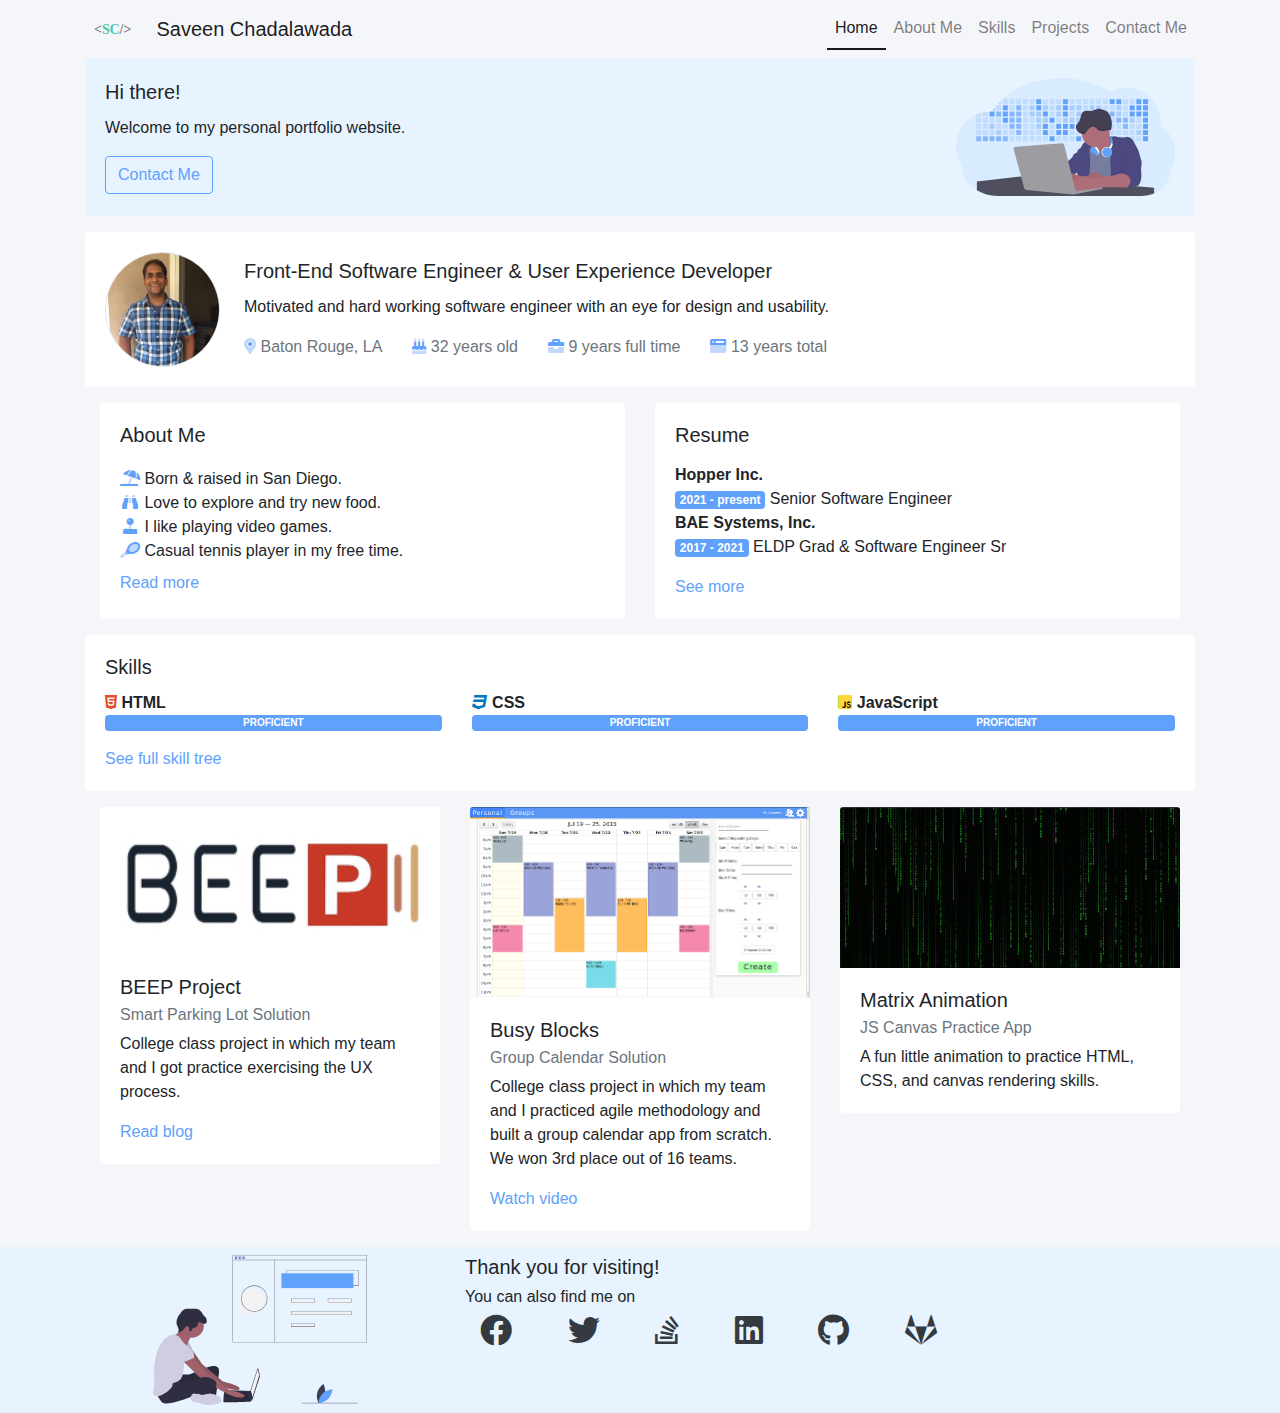
<file: v2/index.html>
<!DOCTYPE html>
<html lang="en">

<head>
  <meta charset="utf-8">
  <meta http-equiv="X-UA-Compatible" content="IE=edge">
  <meta name="viewport" content="width=device-width, initial-scale=1">
  <title>Saveen Chadalawada</title>

  <!-- Favicon -->
  <link rel="shortcut icon" href="images/favicon.ico" type="image/x-icon">
  <link rel="icon" href="images/favicon.ico" type="image/x-icon">

  <!-- Bootstrap -->
  <link href="css/bootstrap-4.4.1.min.css" rel="stylesheet" />
  <!-- Font Awesome -->
  <link href="css/fontawesome.min.css" rel="stylesheet" />
  <link href="css/font-awesome-brands.min.css" rel="stylesheet" />
  <link href="css/font-awesome-duotone.min.css" rel="stylesheet" />
  <!-- Custom CSS -->
  <link href="css/app.css" rel="stylesheet" />
</head>

<body>
  <div class="container" id="home-page">
    <nav class="navbar navbar-light navbar-expand-lg px-0">
      <div class="d-flex flex-nowrap flex-grow-1">
        <a class="navbar-brand d-flex align-items-center flex-grow-1" href="./index.html">
          <div class="btn btn-outline-light btn-sm font-weight-bold">
            <span class="logo angle-brackets min-space">&lt;</span>
            <span class="logo initial min-space">S</span>
            <span class="logo initial min-space">C</span>
            <span class="logo slash min-space">/</span>
            <span class="logo angle-brackets">&gt;</span>
          </div>
          <span class="mx-3">Saveen Chadalawada</span>
        </a>
        <button class="navbar-toggler p-1" type="button" data-toggle="collapse" data-target="#navbar-menu"
          aria-controls="navbar-menu" aria-expanded="false" aria-label="Toggle navigation">
          <span class="navbar-toggler-icon"></span>
        </button>
      </div>
      <div class="collapse navbar-collapse justify-content-end" id="navbar-menu">
        <ul class="navbar-nav">
          <li class="nav-item active">
            <a class="nav-link" href="#">
              Home
              <span class="sr-only">(current)</span>
            </a>
          </li>
          <li class="nav-item">
            <a class="nav-link" href="./about-me.html">About Me</a>
          </li>
          <li class="nav-item">
            <a class="nav-link" href="./skills.html">Skills</a>
          </li>
          <li class="nav-item">
            <a class="nav-link" href="./projects.html">Projects</a>
          </li>
          <li class="nav-item">
            <a class="nav-link" href="./contact-me.html">Contact Me</a>
          </li>
        </ul>
      </div>
    </nav>
    <div class="card border-0 mb-3" id="welcome-banner">
      <div class="card-body d-flex justify-content-between align-items-center">
        <div>
          <h5 class="card-title">Hi there!</h5>
          <p class="card-text">Welcome to my personal portfolio website.</p>
          <a class="btn btn-outline-primary" href="./contact-me.html">Contact Me</a>
        </div>
        <img alt="welcome image" height="auto" id="welcome-svg" src="images/svg/developer-activity.svg" />
      </div>
    </div>
    <div class="card border-0 mb-3">
      <div class="card-body d-flex align-items-center">
        <img alt="profile pic" class="border rounded-circle" id="profile-pic" src="images/profile-pic.jpg" />
        <div class="d-flex flex-column justify-content-around flex-grow-1 pl-4">
          <h5 class="card-title">Front-End Software Engineer & User Experience Developer</h5>
          <p class="card-text">Motivated and hard working software engineer with an eye for design and usability.</p>
          <ul class="list-inline text-muted row w-100 mb-0" id="profile-tags">
            <li class="col-md-auto col-12">
              <i class="fad fa-map-marker-alt text-primary"></i>
              <span>Baton Rouge, LA</span>
            </li>
            <li class="col-md-auto col-12">
              <i class="fad fa-birthday-cake text-primary"></i>
              <span id="age" />
            </li>
            <li class="col-md-auto col-12">
              <i class="fad fa-briefcase text-primary"></i>
              <span id="ft-exp" />
              <span class="d-none d-md-inline-block">experience</span>
              <span class="d-sm-inline-block d-md-none">exp.</span>
            </li>
            <li class="col-md-auto col-12">
              <i class="fad fa-browser text-primary"></i>
              <span id="total-exp" />
              <span class="d-none d-md-inline-block">experience</span>
              <span class="d-sm-inline-block d-md-none">exp.</span>
            </li>
          </ul>
        </div>
      </div>
    </div>
    <section>
      <div class="container">
        <div class="row">
          <div class="col-md-6 col-12 mb-3">
            <div class="card border-0 h-100">
              <div class="card-body d-flex flex-column">
                <h5 class="card-title">About Me</h5>
                <ul class="card-text list my-2">
                  <li>
                    <i class="fad fa-umbrella-beach fa-fw text-primary"></i>
                    <span>Born & raised in San Diego.</span>
                  </li>
                  <li>
                    <i class="fad fa-binoculars fa-fw text-primary"></i>
                    <span>Love to explore and try new food.</span>
                  </li>
                  <li>
                    <i class="fad fa-joystick fa-fw text-primary"></i>
                    <span>I like playing video games.</span>
                  </li>
                  <li>
                    <i class="fad fa-racquet fa-fw text-primary"></i>
                    <span>Casual tennis player in my free time.</span>
                  </li>
                </ul>
                <a href="./about-me.html" class="card-link">Read more</a>
              </div>
            </div>
          </div >
          <div class="col-md-6 col-12 mb-3">
            <div class="card border-0">
              <div class="card-body">
                <h5 class="card-title">Resume</h5>
                <p class="card-text">
                  <div><strong>Hopper Inc.</strong></div>
                  <div>
                    <span class="badge badge-primary">2021 - present</span>
                    <span class="d-none d-md-inline-block">Senior Software Engineer</span>
                    <span class="d-sm-inline-block d-md-none">SW Eng Sr</span>
                  </div>
                  <div><strong>BAE Systems, Inc.</strong></div>
                  <div>
                    <span class="badge badge-primary">2017 - 2021</span>
                    <span data-toggle="tooltip" data-html="true" title="Engineering Leadership Development Program">ELDP Grad</span>
                    <span>&</span>
                    <span class="d-none d-md-inline-block">Software Engineer Sr</span>
                    <span class="d-sm-inline-block d-md-none">SW Eng Sr</span>
                  </div>
                </p>
                <a href="./about-me.html" class="card-link">See more </a>
              </div>
            </div>
          </div>
        </div>
      </div>
    </section>
    <section>
      <div class="card border-0 mb-3">
        <div class="card-body">
          <h5 class="card-title">Skills</h5>
          <div class="row mb-3">
            <div class="col-4">
              <i class="fab fa-html5" id="html-logo"></i>
              <strong>HTML</strong>
              <div class="progress skill-bar">
                <div class="progress-bar" style="width: 100%;">proficient</div>
              </div>
            </div >
            <div class="col-4">
              <i class="fab fa-css3" id="css-logo"></i>
              <strong>CSS</strong>
              <div class="progress skill-bar">
                <div class="progress-bar" style="width: 100%;">proficient</div>
              </div>
            </div >
            <div class="col-4">
              <i class="fab fa-js-square" id="js-logo"></i>
              <strong class="d-none d-md-inline-block">JavaScript</strong>
              <strong class="d-sm-inline-block d-md-none">JS</strong>
              <div class="progress skill-bar">
                <div class="progress-bar" style="width: 100%;">proficient</div>
              </div>
            </div >
          </div>
          <a href="./skills.html" class="card-link">See full skill tree</a>
        </div>
      </div>
    </section>
    <section>
      <div class="container">
        <div class="row">
          <div class="col-md-4 col-12">
            <div class="card border-0 mb-3">
              <img alt="BEEP project" class="card-img-top" src="./images/beep.png" />
              <div class="card-body">
                <h5 class="card-title">BEEP Project</h5>
                <h6 class="card-subtitle text-muted mb-2">Smart Parking Lot Solution</h6>
                <p class="card-text">College class project in which my team and I got practice exercising the UX process.</p>
                <a href="https://medium.com/@beepucsd" class="card-link">Read blog</a>
              </div>
            </div>
          </div >
          <div class="col-md-4 col-12">
            <div class="card border-0 mb-3">
              <img alt="Busy Blocks project" class="card-img-top" src="./images/busy-blocks.png" />
              <div class="card-body">
                <h5 class="card-title">Busy Blocks</h5>
                <h6 class="card-subtitle text-muted mb-2">Group Calendar Solution</h6>
                <p class="card-text">College class project in which my team and I practiced agile methodology and built a group calendar app from scratch. We won 3rd place out of 16 teams.</p>
                <a href="https://www.youtube.com/watch?v=pRWh3QA9OtI" class="card-link">Watch video</a>
              </div>
            </div>
          </div >
          <div class="col-md-4 col-12">
            <div class="card border-0 mb-3">
              <img alt="Matrix project" class="card-img-top" src="./images/matrix.jpg" />
              <div class="card-body">
                <h5 class="card-title">Matrix Animation</h5>
                <h6 class="card-subtitle text-muted mb-2">JS Canvas Practice App</h6>
                <p class="card-text">A fun little animation to practice HTML, CSS, and canvas rendering skills.</p>
                <!-- <a href="http://acsweb.ucsd.edu/~sachadal/website/matrix/MatrixAnimation.html" class="card-link">Visit app</a> -->
              </div>
            </div>
          </div>
        </div>
      </div>
    </section>
  </div>
  <footer id="footer" class="py-2">
    <div class="container">
      <div class="row d-flex">
        <img alt="footer image" class="col-4" height="auto" id="footer-svg" src="images/svg/web-developer-1.svg"  width="200"/>
        <div class="col-8">
          <h5>Thank you for visiting!</h5>
          <h6>You can also find me on</h6>
          <div class="col-md-8 col-sm-12 d-flex justify-content-between fa fa-2x">
            <a class="text-dark" data-toggle="tooltip" href="https://www.facebook.com/saveen.chadalawada" target="_blank"
              title="Facebook"><i id="fb-icon" class="fab fa-facebook"></i></a>
            <a class="text-dark" data-toggle="tooltip" href="https://twitter.com/saveenchad" target="_blank" title="Twitter"><i
                id="tw-icon" class="fab fa-twitter"></i></a>
            <a class="text-dark" data-toggle="tooltip" href="https://stackoverflow.com/users/6519852/magmasliver" target="_blank"
              title="Stack Overflow"><i id="so-icon" class="fab fa-stack-overflow"></i></a>
            <a class="text-dark" data-toggle="tooltip" href="https://www.linkedin.com/in/saveen-chadalawada/" target="_blank"
              title="LinkedIn"><i id="li-icon" class="fab fa-linkedin"></i></a>
            <a class="text-dark" data-toggle="tooltip" href="https://github.com/saveenchad" target="_blank" title="Github"><i
                id="gh-icon" class="fab fa-github"></i></a>
            <a class="text-dark" data-toggle="tooltip" href="https://gitlab.com/saveenchad1" target="_blank" title="GitLab"><i
                id="gl-icon" class="fab fa-gitlab"></i></a>
          </div>
        </div>
      </div>
    </div>
  </footer>

  <!-- jQuery (Bootstrap dependency) -->
  <script src="js/jquery-3.4.1.min.js"></script>
  <!-- Bootstrap JS -->
  <script src="js/popper.min.js"></script>
  <script src="js/bootstrap-4.4.1.min.js"></script>
  <!-- My JS -->
  <script src="js/app.js"></script>
</body>

</html>
</file>
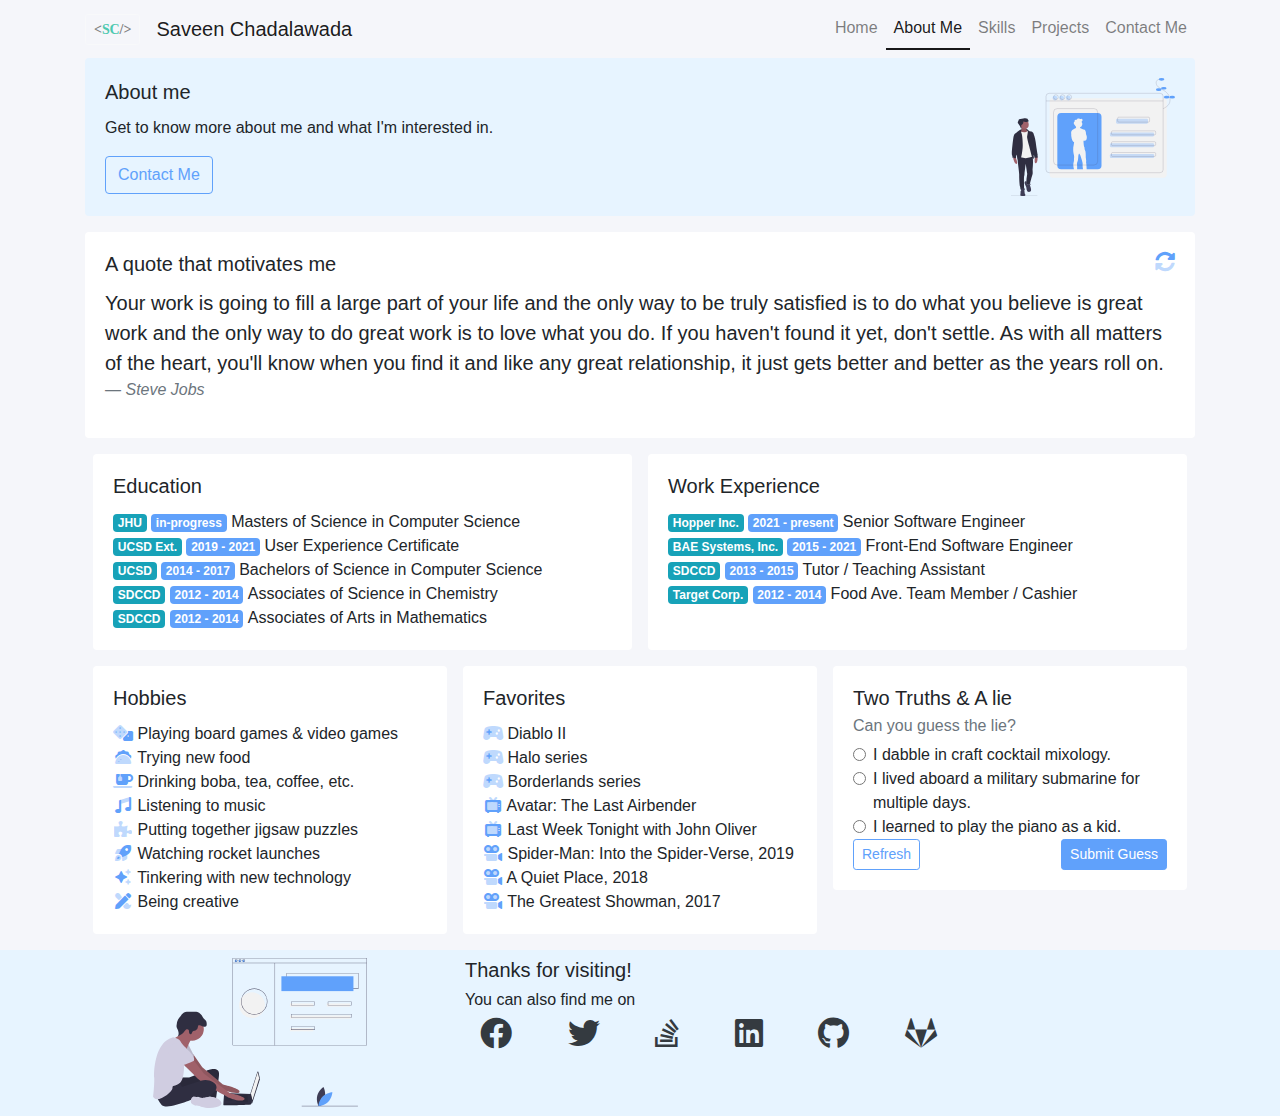
<file: v2/about-me.html>
<!DOCTYPE html>
<html lang="en">

<head>
  <meta charset="utf-8">
  <meta http-equiv="X-UA-Compatible" content="IE=edge">
  <meta name="viewport" content="width=device-width, initial-scale=1">
  <title>Saveen Chadalawada</title>

  <!-- Favicon -->
  <link rel="shortcut icon" href="images/favicon.ico" type="image/x-icon">
  <link rel="icon" href="images/favicon.ico" type="image/x-icon">

  <!-- Bootstrap -->
  <link href="css/bootstrap-4.4.1.min.css" rel="stylesheet" />
  <!-- Font Awesome -->
  <link href="css/fontawesome.min.css" rel="stylesheet" />
  <link href="css/font-awesome-brands.min.css" rel="stylesheet" />
  <link href="css/font-awesome-duotone.min.css" rel="stylesheet" />
  <!-- My CSS -->
  <link href="css/app.css" rel="stylesheet" />
</head>

<body>
  <div class="container" id="about-me-page">
    <nav class="navbar navbar-light navbar-expand-lg px-0">
      <div class="d-flex flex-nowrap flex-grow-1">
        <a class="navbar-brand d-flex align-items-center flex-grow-1" href="./index.html">
          <div class="btn btn-outline-light btn-sm font-weight-bold">
            <span class="logo angle-brackets min-space">&lt;</span>
            <span class="logo initial min-space">S</span>
            <span class="logo initial min-space">C</span>
            <span class="logo slash min-space">/</span>
            <span class="logo angle-brackets">&gt;</span>
          </div>
          <span class="mx-3">Saveen Chadalawada</span>
        </a>
        <button class="navbar-toggler p-1" type="button" data-toggle="collapse" data-target="#navbar-menu"
          aria-controls="navbar-menu" aria-expanded="false" aria-label="Toggle navigation">
          <span class="navbar-toggler-icon"></span>
        </button>
      </div>
      <div class="collapse navbar-collapse justify-content-end" id="navbar-menu">
        <ul class="navbar-nav">
          <li class="nav-item">
            <a class="nav-link" href="./index.html">Home</a>
          </li>
          <li class="nav-item active">
            <a class="nav-link" href="#">
              About Me
              <span class="sr-only">(current)</span>
            </a>
          </li>
          <li class="nav-item">
            <a class="nav-link" href="./skills.html">Skills</a>
          </li>
          <li class="nav-item">
            <a class="nav-link" href="./projects.html">Projects</a>
          </li>
          <li class="nav-item">
            <a class="nav-link" href="./contact-me.html">Contact Me</a>
          </li>
        </ul>
      </div>
    </nav>
    <div class="card border-0 mb-3" id="welcome-banner">
      <div class="card-body d-flex justify-content-between align-items-center">
        <div>
          <h5 class="card-title">About me</h5>
          <p class="card-text">Get to know more about me and what I'm interested in.</p>
          <a class="btn btn-outline-primary" href="./contact-me.html">Contact Me</a>
        </div>
        <img alt="welcome image" height="auto" id="welcome-svg" src="images/svg/profile.svg" />
      </div>
    </div>
    <div class="card border-0 mb-3">
      <div class="card-body">
        <h5 class="card-title d-flex">
          <span>A quote that motivates me</span>
          <i class="text-primary fad fa-sync-alt ml-auto" data-toggle="tooltip" id="refresh-quote" title="Refresh quote"></i>
        </h5>
        <blockquote class="blockquote">
          <p class="mb-0" id="quote"></p>
          <footer class="blockquote-footer"><cite id="source"></cite></footer>
        </blockquote>
      </div>
    </div>
    <section>
      <div class="container">
        <div class="row">
          <div class="column col-lg-6 col-12 mb-3 px-2">
            <div class="card border-0">
              <div class="card-body">
                <h5 class="card-title">Education</h5>
                <ul class="card-text list">
                  <li>
                    <span class="badge badge-info" data-toggle="tooltip" title="Johns Hopkins University">JHU</span>
                    <span class="badge badge-primary">in-progress</span>
                    <span>
                      <span class="d-none d-md-inline-block">Masters of Science in</span>
                      <span class="d-sm-inline-block d-md-none">M.S.</span>
                      <span>Computer Science</span>
                    </span>
                  </li>
                  <li>
                    <span class="badge badge-info" data-toggle="tooltip" title="University of California, San Diego Extension">UCSD Ext.</span>
                    <span class="badge badge-primary">2019 - 2021</span>
                    <span>
                      <span class="d-none d-md-inline-block">User Experience</span>
                      <span class="d-sm-inline-block d-md-none">UX</span>
                      <span>Certificate</span>
                    </span>
                  </li>
                  <li>
                    <span class="badge badge-info" data-toggle="tooltip" title="University of California, San Diego">UCSD</span>
                    <span class="badge badge-primary">2014 - 2017</span>
                    <span>
                      <span class="d-none d-md-inline-block">Bachelors of Science in</span>
                      <span class="d-sm-inline-block d-md-none">B.S.</span>
                      <span>Computer Science</span>
                    </span>
                  </li>
                  <li>
                    <span class="badge badge-info" data-toggle="tooltip" title="San Diego Community College District">SDCCD</span>
                    <span class="badge badge-primary">2012 - 2014</span>
                    <span>
                      <span class="d-none d-md-inline-block">Associates of Science in</span>
                      <span class="d-sm-inline-block d-md-none">A.S.</span>
                      <span>Chemistry</span>
                    </span>
                  </li>
                  <li>
                    <span class="badge badge-info" data-toggle="tooltip" title="San Diego Community College District">SDCCD</span>
                    <span class="badge badge-primary">2012 - 2014</span>
                    <span>
                      <span class="d-none d-md-inline-block">Associates of Arts in</span>
                      <span class="d-sm-inline-block d-md-none">A.A.</span>
                      <span>Mathematics</span>
                    </span>
                  </li>
                </ul>
              </div>
            </div>
          </div>
          <div class="col-lg-6 col-12 mb-3 px-2">
            <div class="card border-0 h-100">
              <div class="card-body">
                <h5 class="card-title">Work Experience</h5>
                <ul class="card-text list">
                  <li>
                    <span class="badge badge-info">Hopper Inc.</span>
                    <span class="badge badge-primary">2021 - present</span>
                    <span>Senior Software Engineer</span>
                  </li>
                  <li>
                    <span class="badge badge-info">BAE Systems, Inc.</span>
                    <span class="badge badge-primary">2015 - 2021</span>
                    <span>Front-End Software Engineer</span>
                  </li>
                  <li>
                    <span class="badge badge-info">SDCCD</span>
                    <span class="badge badge-primary">2013 - 2015</span>
                    <span>Tutor / Teaching Assistant</span>
                  </li>
                  <li>
                    <span class="badge badge-info">Target Corp.</span>
                    <span class="badge badge-primary">2012 - 2014</span>
                    <span>Food Ave. Team Member / Cashier</span>
                  </li>
                </ul>
              </div>
            </div>
          </div>
        </div>
      </div>
    </section>
    <section>
      <div class="container">
        <div class="row">
          <div class="col-md-4 col-12 mb-3 px-2">
            <div class="card border-0">
              <div class="card-body">
                <h5 class="card-title">Hobbies</h5>
                <ul class="card-text list">
                  <li>
                    <i class="fad fa-dice fa-fw text-primary"></i>
                    <span>Playing board games & video games</span>
                  </li>
                  <li>
                    <i class="fad fa-taco fa-fw text-primary"></i>
                    <span>Trying new food</span>
                  </li>
                  <li>
                    <i class="fad fa-mug-tea fa-fw text-primary"></i>
                    <span>Drinking boba, tea, coffee, etc.</span>
                  </li>
                  <li>
                    <i class="fad fa-music fa-fw text-primary"></i>
                    <span>Listening to music</span>
                  </li>
                  <li>
                    <i class="fad fa-puzzle-piece fa-fw text-primary"></i>
                    <span>Putting together jigsaw puzzles</span>
                  </li>
                  <li>
                    <i class="fad fa-rocket-launch fa-fw text-primary"></i>
                    <span>Watching rocket launches</span>
                  </li>
                  <li>
                    <i class="fad fa-sparkles fa-fw text-primary"></i>
                    <span>Tinkering with new technology</span>
                  </li>
                  <li>
                    <i class="fad fa-pencil-paintbrush fa-fw text-primary"></i>
                    <span>Being creative</span>
                  </li>
                </ul>
              </div>
            </div>
          </div>
          <div class="col-md-4 col-12 mb-3 px-2">
            <div class="card border-0">
              <div class="card-body">
                <h5 class="card-title">Favorites</h5>
                <ul class="card-text list">
                  <li>
                    <i class="fad fa-gamepad-alt fa-fw text-primary"></i>
                    <span>Diablo II</span>
                  </li>
                  <li>
                    <i class="fad fa-gamepad-alt fa-fw text-primary"></i>
                    <span>Halo series</span>
                  </li>
                  <li>
                    <i class="fad fa-gamepad-alt fa-fw text-primary"></i>
                    <span>Borderlands series</span>
                  </li>
                  <li>
                    <i class="fad fa-tv-retro fa-fw text-primary"></i>
                    <span>Avatar: The Last Airbender</span>
                  </li>
                  <li>
                    <i class="fad fa-tv-retro fa-fw text-primary"></i>
                    <span>Last Week Tonight with John Oliver</span>
                  </li>
                  <li>
                    <i class="fad fa-camera-movie fa-fw text-primary"></i>
                    <span>Spider-Man: Into the Spider-Verse, 2019</span>
                  </li>
                  <li>
                    <i class="fad fa-camera-movie fa-fw text-primary"></i>
                    <span>A Quiet Place, 2018</span>
                  </li>
                  <li>
                    <i class="fad fa-camera-movie fa-fw text-primary"></i>
                    <span>The Greatest Showman, 2017</span>
                  </li>
                </ul>
              </div>
            </div>
          </div>
          <div class="col-md-4 col-12 mb-3 px-2">
            <div class="card border-0">
              <div class="card-body">
                <h5 class="card-title">Two Truths & A lie</h5>
                <h6 class="card-subtitle text-muted mb-2">Can you guess the lie?</h6>
                <div id="ttaal-container" class="card-text">
                  <div class="form-check">
                    <input class="form-check-input" type="radio" name="ttaal" id="opt-1" value="opt-1">
                    <label class="form-check-label" for="opt-1" id="opt1-label" />
                  </div>
                  <div class="form-check">
                    <input class="form-check-input" type="radio" name="ttaal" id="opt-2" value="opt-2">
                    <label class="form-check-label" for="opt-2" id="opt2-label" />
                  </div>
                  <div class="form-check">
                    <input class="form-check-input" type="radio" name="ttaal" id="opt-3" value="opt-3">
                    <label class="form-check-label" for="opt-3" id="opt3-label" />
                  </div>
                </div>
                <button class="btn btn-outline-primary btn-sm" id="refresh-ttaal">Refresh</button>
                <button class="btn btn-primary btn-sm float-right" id="ttaal-submit">Submit Guess</button>
              </div>
            </div>
          </div>
        </div>
      </div>
    </section>
  </div>
  <footer id="footer" class="py-2">
    <div class="container">
      <div class="row d-flex">
        <img alt="footer image" class="col-4" height="auto" id="footer-svg" src="images/svg/web-developer-1.svg"
          width="200" />
        <div class="col-8">
          <h5>Thanks for visiting!</h5>
          <h6>You can also find me on</h6>
          <div class="col-md-8 col-sm-12 d-flex justify-content-between fa fa-2x">
            <a class="text-dark" data-toggle="tooltip" href="https://www.facebook.com/saveen.chadalawada" target="_blank"
              title="Facebook"><i id="fb-icon" class="fab fa-facebook"></i></a>
            <a class="text-dark" data-toggle="tooltip" href="https://twitter.com/saveenchad" target="_blank" title="Twitter"><i
                id="tw-icon" class="fab fa-twitter"></i></a>
            <a class="text-dark" data-toggle="tooltip" href="https://stackoverflow.com/users/6519852/magmasliver" target="_blank"
              title="Stack Overflow"><i id="so-icon" class="fab fa-stack-overflow"></i></a>
            <a class="text-dark" data-toggle="tooltip" href="https://www.linkedin.com/in/saveen-chadalawada/" target="_blank"
              title="LinkedIn"><i id="li-icon" class="fab fa-linkedin"></i></a>
            <a class="text-dark" data-toggle="tooltip" href="https://github.com/saveenchad" target="_blank" title="Github"><i
                id="gh-icon" class="fab fa-github"></i></a>
            <a class="text-dark" data-toggle="tooltip" href="https://gitlab.com/saveenchad1" target="_blank" title="GitLab"><i
                id="gl-icon" class="fab fa-gitlab"></i></a>
          </div>
        </div>
      </div>
    </div>
  </footer>
  <div id="toast-container" class="m-2">
    <div id="toast" class="toast" role="alert" aria-live="assertive" aria-atomic="true" data-delay="5000">
      <div class="toast-header">
        <div id="toast-type" class="mr-2"></div>
        <strong id="toast-title" class="mr-auto"></strong>
        <button type="button" class="ml-2 mb-1 close" data-dismiss="toast" aria-label="Close">
          <span aria-hidden="true">&times;</span>
        </button>
      </div>
      <div id="toast-msg" class="toast-body"></div>
    </div>
  </div>

  <!-- jQuery (Bootstrap dependency) -->
  <script src="js/jquery-3.4.1.min.js"></script>
  <!-- Bootstrap JS -->
  <script src="js/popper.min.js"></script>
  <script src="js/bootstrap-4.4.1.min.js"></script>
  <!-- My JS -->
  <script src="js/app.js"></script>
</body>

</html>
</file>
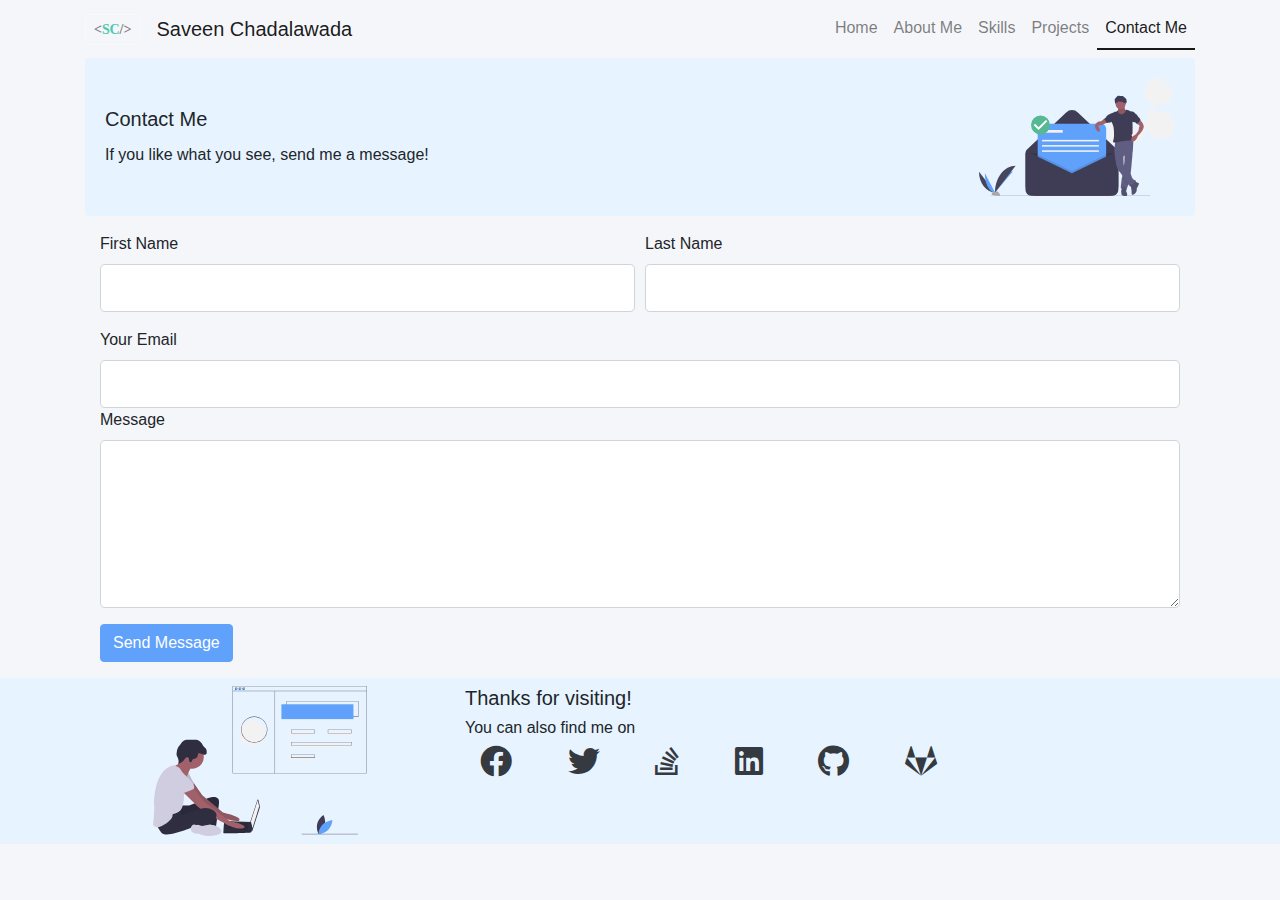
<file: v2/contact-me.html>
<!DOCTYPE html>
<html lang="en">

<head>
  <meta charset="utf-8">
  <meta http-equiv="X-UA-Compatible" content="IE=edge">
  <meta name="viewport" content="width=device-width, initial-scale=1">
  <title>Saveen Chadalawada</title>

  <!-- Favicon -->
  <link rel="shortcut icon" href="images/favicon.ico" type="image/x-icon">
  <link rel="icon" href="images/favicon.ico" type="image/x-icon">

  <!-- Bootstrap -->
  <link href="css/bootstrap-4.4.1.min.css" rel="stylesheet" />
  <!-- Font Awesome -->
  <link href="css/fontawesome.min.css" rel="stylesheet" />
  <link href="css/font-awesome-brands.min.css" rel="stylesheet" />
  <link href="css/font-awesome-duotone.min.css" rel="stylesheet" />
  <!-- My CSS -->
  <link href="css/app.css" rel="stylesheet" />
</head>

<body>
  <div class="container" id="contact-page">
    <nav class="navbar navbar-light navbar-expand-lg px-0">
      <div class="d-flex flex-nowrap flex-grow-1">
        <a class="navbar-brand d-flex align-items-center flex-grow-1" href="./index.html">
          <div class="btn btn-outline-light btn-sm font-weight-bold">
            <span class="logo angle-brackets min-space">&lt;</span>
            <span class="logo initial min-space">S</span>
            <span class="logo initial min-space">C</span>
            <span class="logo slash min-space">/</span>
            <span class="logo angle-brackets">&gt;</span>
          </div>
          <span class="mx-3">Saveen Chadalawada</span>
        </a>
        <button class="navbar-toggler p-1" type="button" data-toggle="collapse" data-target="#navbar-menu"
          aria-controls="navbar-menu" aria-expanded="false" aria-label="Toggle navigation">
          <span class="navbar-toggler-icon"></span>
        </button>
      </div>
      <div class="collapse navbar-collapse justify-content-end" id="navbar-menu">
        <ul class="navbar-nav">
          <li class="nav-item">
            <a class="nav-link" href="./index.html">Home</a>
          </li>
          <li class="nav-item">
            <a class="nav-link" href="./about-me.html">About Me</a>
          </li>
          <li class="nav-item">
            <a class="nav-link" href="./skills.html">Skills</a>
          </li>
          <li class="nav-item">
            <a class="nav-link" href="./projects.html">Projects</a>
          </li>
          <li class="nav-item active">
            <a class="nav-link" href="#">
              Contact Me
              <span class="sr-only">(current)</span>
            </a>
          </li>
        </ul>
      </div>
    </nav>
    <div class="card border-0 mb-3" id="welcome-banner">
      <div class="card-body d-flex justify-content-between align-items-center">
        <div>
          <h5 class="card-title">Contact Me</h5>
          <p class="card-text">If you like what you see, send me a message!</p>
        </div>
        <img alt="welcome image" height="auto" id="welcome-svg" src="images/svg/message-sent.svg" />
      </div>
    </div>
    <section>
      <div class="container">
        <div class="alert alert-success alert-dismissible d-none fade" id="success-alert" role="alert">
          <strong>Message sent!</strong> I'll respond as soon as I can.
          <button type="button" class="close" data-dismiss="alert" aria-label="Close">
            <span aria-hidden="true">&times;</span>
          </button>
        </div>
        <form novalidate class="needs-validation mb-3" id="contact-me-form">
          <form-row class="form-row">
            <form-group class="form-group col-md-6">
              <label for="first-name">First Name</label>
              <input required type="text" class="form-control form-control-lg" id="first-name">
              <div class="invalid-feedback">First name is required!</div>
            </form-group>
            <form-group class="form-group col-md-6">
              <label for="last-name">Last Name</label>
              <input required type="text" class="form-control form-control-lg" id="last-name">
              <div class="invalid-feedback">Last name is required!</div>
            </form-group>
          </form-row>
          <form-group class="form-group">
            <label for="email">Your Email</label>
            <input required type="email" class="form-control form-control-lg" id="email">
            <div class="invalid-feedback">Email is required!</div>
          </form-group>
          <form-group class="form-group">
            <label for="message">Message</label>
            <textarea required class="form-control form-control-lg" id="message" rows="5"></textarea>
            <div class="invalid-feedback">Message can't be empty!</div>
          </form-group>
          <button type="submit" class="btn btn-primary mt-3">Send Message</button>
        </form>
      </div>
    </section>
  </div>
  <footer id="footer" class="py-2">
    <div class="container">
      <div class="row d-flex">
        <img alt="footer image" class="col-4" height="auto" id="footer-svg" src="images/svg/web-developer-1.svg"
          width="200" />
        <div class="col-8">
          <h5>Thanks for visiting!</h5>
          <h6>You can also find me on</h6>
          <div class="col-md-8 col-sm-12 d-flex justify-content-between fa fa-2x">
            <a class="text-dark" data-toggle="tooltip" href="https://www.facebook.com/saveen.chadalawada" target="_blank"
              title="Facebook"><i id="fb-icon" class="fab fa-facebook"></i></a>
            <a class="text-dark" data-toggle="tooltip" href="https://twitter.com/saveenchad" target="_blank" title="Twitter"><i
                id="tw-icon" class="fab fa-twitter"></i></a>
            <a class="text-dark" data-toggle="tooltip" href="https://stackoverflow.com/users/6519852/magmasliver" target="_blank"
              title="Stack Overflow"><i id="so-icon" class="fab fa-stack-overflow"></i></a>
            <a class="text-dark" data-toggle="tooltip" href="https://www.linkedin.com/in/saveen-chadalawada/" target="_blank"
              title="LinkedIn"><i id="li-icon" class="fab fa-linkedin"></i></a>
            <a class="text-dark" data-toggle="tooltip" href="https://github.com/saveenchad" target="_blank" title="Github"><i
                id="gh-icon" class="fab fa-github"></i></a>
            <a class="text-dark" data-toggle="tooltip" href="https://gitlab.com/saveenchad1" target="_blank" title="GitLab"><i
                id="gl-icon" class="fab fa-gitlab"></i></a>
          </div>
        </div>
      </div>
    </div>
  </footer>

  <!-- <script src="https://www.google.com/recaptcha/api.js?render=6LdlBOMUAAAAAHSmd6SWtjdstMO1RmHlzgkSmqn4"></script> -->
  <!-- jQuery (Bootstrap dependency) -->
  <script src="js/jquery-3.4.1.min.js"></script>
  <!-- Bootstrap JS -->
  <script src="js/popper.min.js"></script>
  <script src="js/bootstrap-4.4.1.min.js"></script>
  <!-- My JS -->
  <script src="js/app.js"></script>
</body>

</html>
</file>
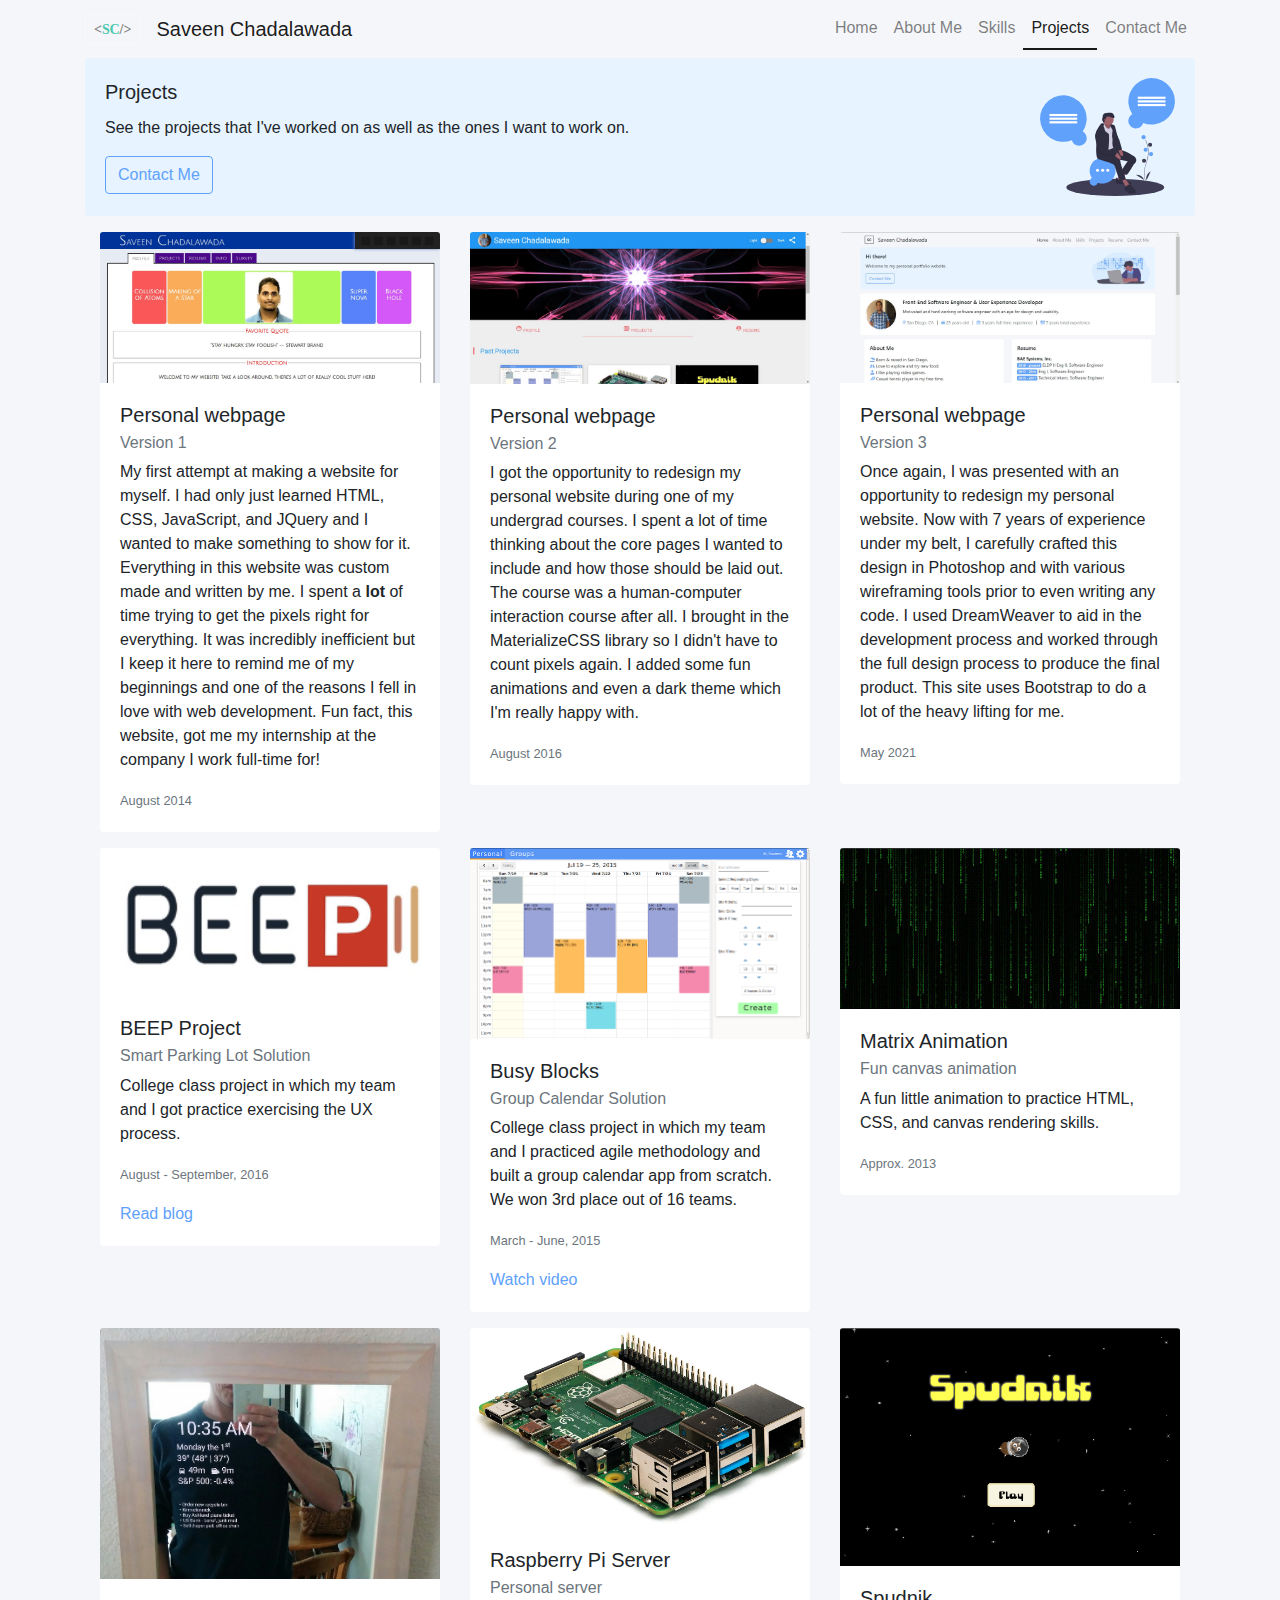
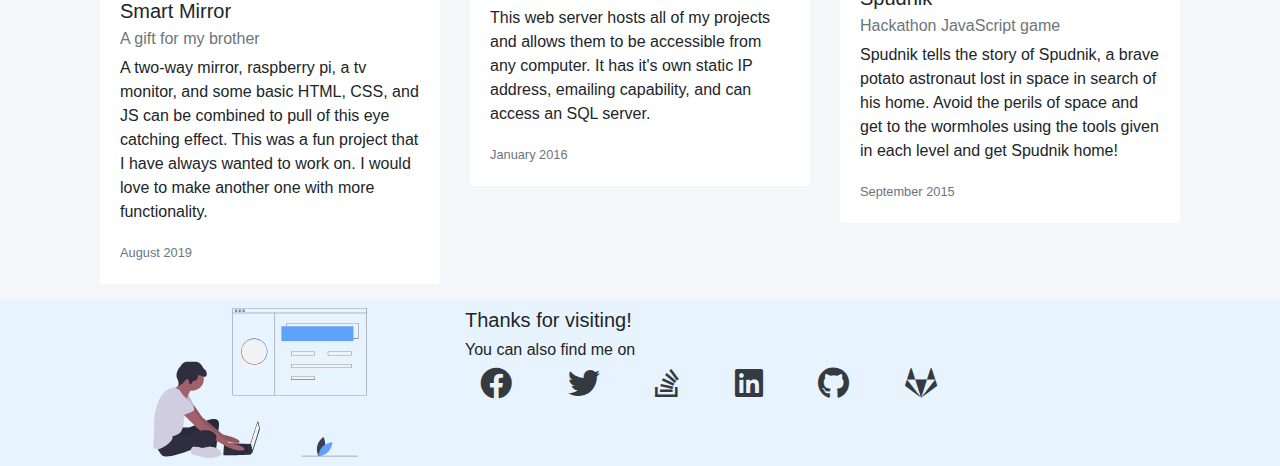
<file: v2/projects.html>
<!DOCTYPE html>
<html lang="en">

<head>
  <meta charset="utf-8">
  <meta http-equiv="X-UA-Compatible" content="IE=edge">
  <meta name="viewport" content="width=device-width, initial-scale=1">
  <title>Saveen Chadalawada</title>

  <!-- Favicon -->
  <link rel="shortcut icon" href="images/favicon.ico" type="image/x-icon">
  <link rel="icon" href="images/favicon.ico" type="image/x-icon">

  <!-- Bootstrap -->
  <link href="css/bootstrap-4.4.1.min.css" rel="stylesheet" />
  <!-- Font Awesome -->
  <link href="css/fontawesome.min.css" rel="stylesheet" />
  <link href="css/font-awesome-brands.min.css" rel="stylesheet" />
  <link href="css/font-awesome-duotone.min.css" rel="stylesheet" />
  <!-- Custom CSS -->
  <link href="css/app.css" rel="stylesheet" />
</head>

<body>
  <div class="container" id="projects-page">
    <nav class="navbar navbar-light navbar-expand-lg px-0">
      <div class="d-flex flex-nowrap flex-grow-1">
        <a class="navbar-brand d-flex align-items-center flex-grow-1" href="./index.html">
          <div class="btn btn-outline-light btn-sm font-weight-bold">
            <span class="logo angle-brackets min-space">&lt;</span>
            <span class="logo initial min-space">S</span>
            <span class="logo initial min-space">C</span>
            <span class="logo slash min-space">/</span>
            <span class="logo angle-brackets">&gt;</span>
          </div>
          <span class="mx-3">Saveen Chadalawada</span>
        </a>
        <button class="navbar-toggler p-1" type="button" data-toggle="collapse" data-target="#navbar-menu"
          aria-controls="navbar-menu" aria-expanded="false" aria-label="Toggle navigation">
          <span class="navbar-toggler-icon"></span>
        </button>
      </div>
      <div class="collapse navbar-collapse justify-content-end" id="navbar-menu">
        <ul class="navbar-nav">
          <li class="nav-item">
            <a class="nav-link" href="./index.html">Home</a>
          </li>
          <li class="nav-item">
            <a class="nav-link" href="./about-me.html">About Me</a>
          </li>
          <li class="nav-item">
            <a class="nav-link" href="./skills.html">Skills</a>
          </li>
          <li class="nav-item active">
            <a class="nav-link" href="#">
              Projects
              <span class="sr-only">(current)</span>
            </a>
          </li>
          <li class="nav-item">
            <a class="nav-link" href="./contact-me.html">Contact Me</a>
          </li>
        </ul>
      </div>
    </nav>
    <div class="card border-0 mb-3" id="welcome-banner">
      <div class="card-body d-flex justify-content-between align-items-center">
        <div>
          <h5 class="card-title">Projects</h5>
          <p class="card-text">See the projects that I've worked on as well as the ones I want to work on.</p>
          <a class="btn btn-outline-primary" href="./contact-me.html">Contact Me</a>
        </div>
        <img alt="welcome image" height="auto" id="welcome-svg" src="images/svg/projects.svg" />
      </div>
    </div>
    <section>
      <div class="container">
        <div class="row">
          <div class="col-md-4 col-12">
            <div class="card border-0 mb-3">
              <img alt="Spudnik" class="card-img-top" src="./images/personal-website-v1.jpg" />
              <div class="card-body">
                <h5 class="card-title">Personal webpage</h5>
                <h6 class="card-subtitle text-muted mb-2">Version 1</h6>
                <p class="card-text">
                  My first attempt at making a website for myself. I had only just learned HTML, CSS, JavaScript, and JQuery and I wanted
                  to make something to show for it. Everything in this website was custom made and written by me. I spent a <b>lot</b> of
                  time trying to get the pixels right for everything. It was incredibly inefficient but I keep it here to remind me of my
                  beginnings and one of the reasons I fell in love with web development. Fun fact, this website, got me my internship at
                  the company I work full-time for!
                </p>
                <p class="card-text"><small class="text-muted">August 2014</small></p>
              </div>
            </div>
          </div>
          <div class="col-md-4 col-12">
            <div class="card border-0 mb-3">
              <img alt="Spudnik" class="card-img-top" src="./images/personal-website-v2.jpg" />
              <div class="card-body">
                <h5 class="card-title">Personal webpage</h5>
                <h6 class="card-subtitle text-muted mb-2">Version 2</h6>
                <p class="card-text">
                  I got the opportunity to redesign my personal website during one of my undergrad courses. I spent a lot of time thinking
                  about the core pages I wanted to include and how those should be laid out. The course was a human-computer interaction
                  course after all. I brought in the MaterializeCSS library so I didn't have to count pixels again. I added some fun
                  animations and even a dark theme which I'm really happy with.
                </p>
                <p class="card-text"><small class="text-muted">August 2016</small></p>
              </div>
            </div>
          </div>
          <div class="col-md-4 col-12">
            <div class="card border-0 mb-3">
              <img alt="Spudnik" class="card-img-top" src="./images/personal-website-v3.jpg" />
              <div class="card-body">
                <h5 class="card-title">Personal webpage</h5>
                <h6 class="card-subtitle text-muted mb-2">Version 3</h6>
                <p class="card-text">
                  Once again, I was presented with an opportunity to redesign my personal website. Now with 7 years
                  of experience under my belt, I carefully crafted this design in Photoshop and with various wireframing
                  tools prior to even writing any code. I used DreamWeaver to aid in the development process and worked
                  through the full design process to produce the final product. This site uses Bootstrap to do a lot of
                  the heavy lifting for me.
                </p>
                <p class="card-text"><small class="text-muted">May 2021</small></p>
              </div>
            </div>
          </div>
          <div class="col-md-4 col-12">
            <div class="card border-0 mb-3">
              <img alt="BEEP project" class="card-img-top" src="./images/beep.png">
              <div class="card-body">
                <h5 class="card-title">BEEP Project</h5>
                <h6 class="card-subtitle text-muted mb-2">Smart Parking Lot Solution</h6>
                <p class="card-text">College class project in which my team and I got practice exercising the UX
                  process.</p>
                <p class="card-text"><small class="text-muted">August - September, 2016</small></p>
                <a class="card-link" href="https://medium.com/@beepucsd" target="_blank">Read blog</a>
              </div>
            </div>
          </div>
          <div class="col-md-4 col-12">
            <div class="card border-0 mb-3">
              <img alt="Busy Blocks project" class="card-img-top" src="./images/busy-blocks.png" />
              <div class="card-body">
                <h5 class="card-title">Busy Blocks</h5>
                <h6 class="card-subtitle text-muted mb-2">Group Calendar Solution</h6>
                <p class="card-text">
                  College class project in which my team and I practiced agile methodology and built a group
                  calendar app from scratch. We won 3rd place out of 16 teams.
                </p>
                <p class="card-text"><small class="text-muted">March - June, 2015</small></p>
                <a class="card-link" href="https://www.youtube.com/watch?v=pRWh3QA9OtI" target="_blank">Watch video</a>
              </div>
            </div>
          </div>
          <div class="col-md-4 col-12">
            <div class="card border-0 mb-3">
              <img alt="Matrix project" class="card-img-top" src="./images/matrix.jpg" />
              <div class="card-body">
                <h5 class="card-title">Matrix Animation</h5>
                <h6 class="card-subtitle text-muted mb-2">Fun canvas animation</h6>
                <p class="card-text">A fun little animation to practice HTML, CSS, and canvas rendering skills.</p>
                <p class="card-text"><small class="text-muted">Approx. 2013</small></p>
                <!-- <a class="card-link" href="http://acsweb.ucsd.edu/~sachadal/website/matrix/MatrixAnimation.html"
                  target="_blank">Visit app</a> -->
              </div>
            </div>
          </div>
          <div class="col-md-4 col-12">
            <div class="card border-0 mb-3">
              <img alt="Smart Mirror" class="card-img-top" src="./images/smart-mirror.jpg" />
              <div class="card-body">
                <h5 class="card-title">Smart Mirror</h5>
                <h6 class="card-subtitle text-muted mb-2">A gift for my brother</h6>
                <p class="card-text">A two-way mirror, raspberry pi, a tv monitor, and some basic HTML, CSS, and JS can be combined
                  to pull of this eye catching
                  effect. This was a fun project that I have always wanted to work on. I would love to make another one with more
                  functionality.</p>
                <p class="card-text"><small class="text-muted">August 2019</small></p>
              </div>
            </div>
          </div>
          <div class="col-md-4 col-12">
            <div class="card border-0 mb-3">
              <img alt="Raspberry Pi" class="card-img-top" src="./images/raspberry-pi.jpg" />
              <div class="card-body">
                <h5 class="card-title">Raspberry Pi Server</h5>
                <h6 class="card-subtitle text-muted mb-2">Personal server</h6>
                <p class="card-text">This web server hosts all of my projects and allows them to be accessible from any computer.
                  It
                  has it's own static IP
                  address, emailing capability, and can access an SQL server.</p>
                <p class="card-text"><small class="text-muted">January 2016</small></p>
              </div>
            </div>
          </div>
          <div class="col-md-4 col-12">
            <div class="card border-0 mb-3">
              <img alt="Spudnik" class="card-img-top" src="./images/spudnik.png" />
              <div class="card-body">
                <h5 class="card-title">Spudnik</h5>
                <h6 class="card-subtitle text-muted mb-2">Hackathon JavaScript game</h6>
                <p class="card-text">Spudnik tells the story of Spudnik, a brave potato astronaut lost in space in search of his
                  home. Avoid the perils of
                  space and get to the wormholes using the tools given in each level and get Spudnik home!</p>
                <p class="card-text"><small class="text-muted">September 2015</small></p>
              </div>
            </div>
          </div>
        </div>
      </div>
    </section>
  </div>
  <footer id="footer" class="py-2">
    <div class="container">
      <div class="row d-flex">
        <img alt="footer image" class="col-4" height="auto" id="footer-svg" src="images/svg/web-developer-1.svg"
          width="200" />
        <div class="col-8">
          <h5>Thanks for visiting!</h5>
          <h6>You can also find me on</h6>
          <div class="col-md-8 col-sm-12 d-flex justify-content-between fa fa-2x">
            <a class="text-dark" data-toggle="tooltip" href="https://www.facebook.com/saveen.chadalawada" target="_blank"
              title="Facebook"><i id="fb-icon" class="fab fa-facebook"></i></a>
            <a class="text-dark" data-toggle="tooltip" href="https://twitter.com/saveenchad" target="_blank" title="Twitter"><i
                id="tw-icon" class="fab fa-twitter"></i></a>
            <a class="text-dark" data-toggle="tooltip" href="https://stackoverflow.com/users/6519852/magmasliver" target="_blank"
              title="Stack Overflow"><i id="so-icon" class="fab fa-stack-overflow"></i></a>
            <a class="text-dark" data-toggle="tooltip" href="https://www.linkedin.com/in/saveen-chadalawada/" target="_blank"
              title="LinkedIn"><i id="li-icon" class="fab fa-linkedin"></i></a>
            <a class="text-dark" data-toggle="tooltip" href="https://github.com/saveenchad" target="_blank" title="Github"><i
                id="gh-icon" class="fab fa-github"></i></a>
            <a class="text-dark" data-toggle="tooltip" href="https://gitlab.com/saveenchad1" target="_blank" title="GitLab"><i
                id="gl-icon" class="fab fa-gitlab"></i></a>
          </div>
        </div>
      </div>
    </div>
  </footer>

  <!-- jQuery (Bootstrap dependency) -->
  <script src="js/jquery-3.4.1.min.js"></script>
  <!-- Bootstrap JS -->
  <script src="js/popper.min.js"></script>
  <script src="js/bootstrap-4.4.1.min.js"></script>
  <!-- My JS -->
  <script src="js/app.js"></script>
</body>

</html>
</file>
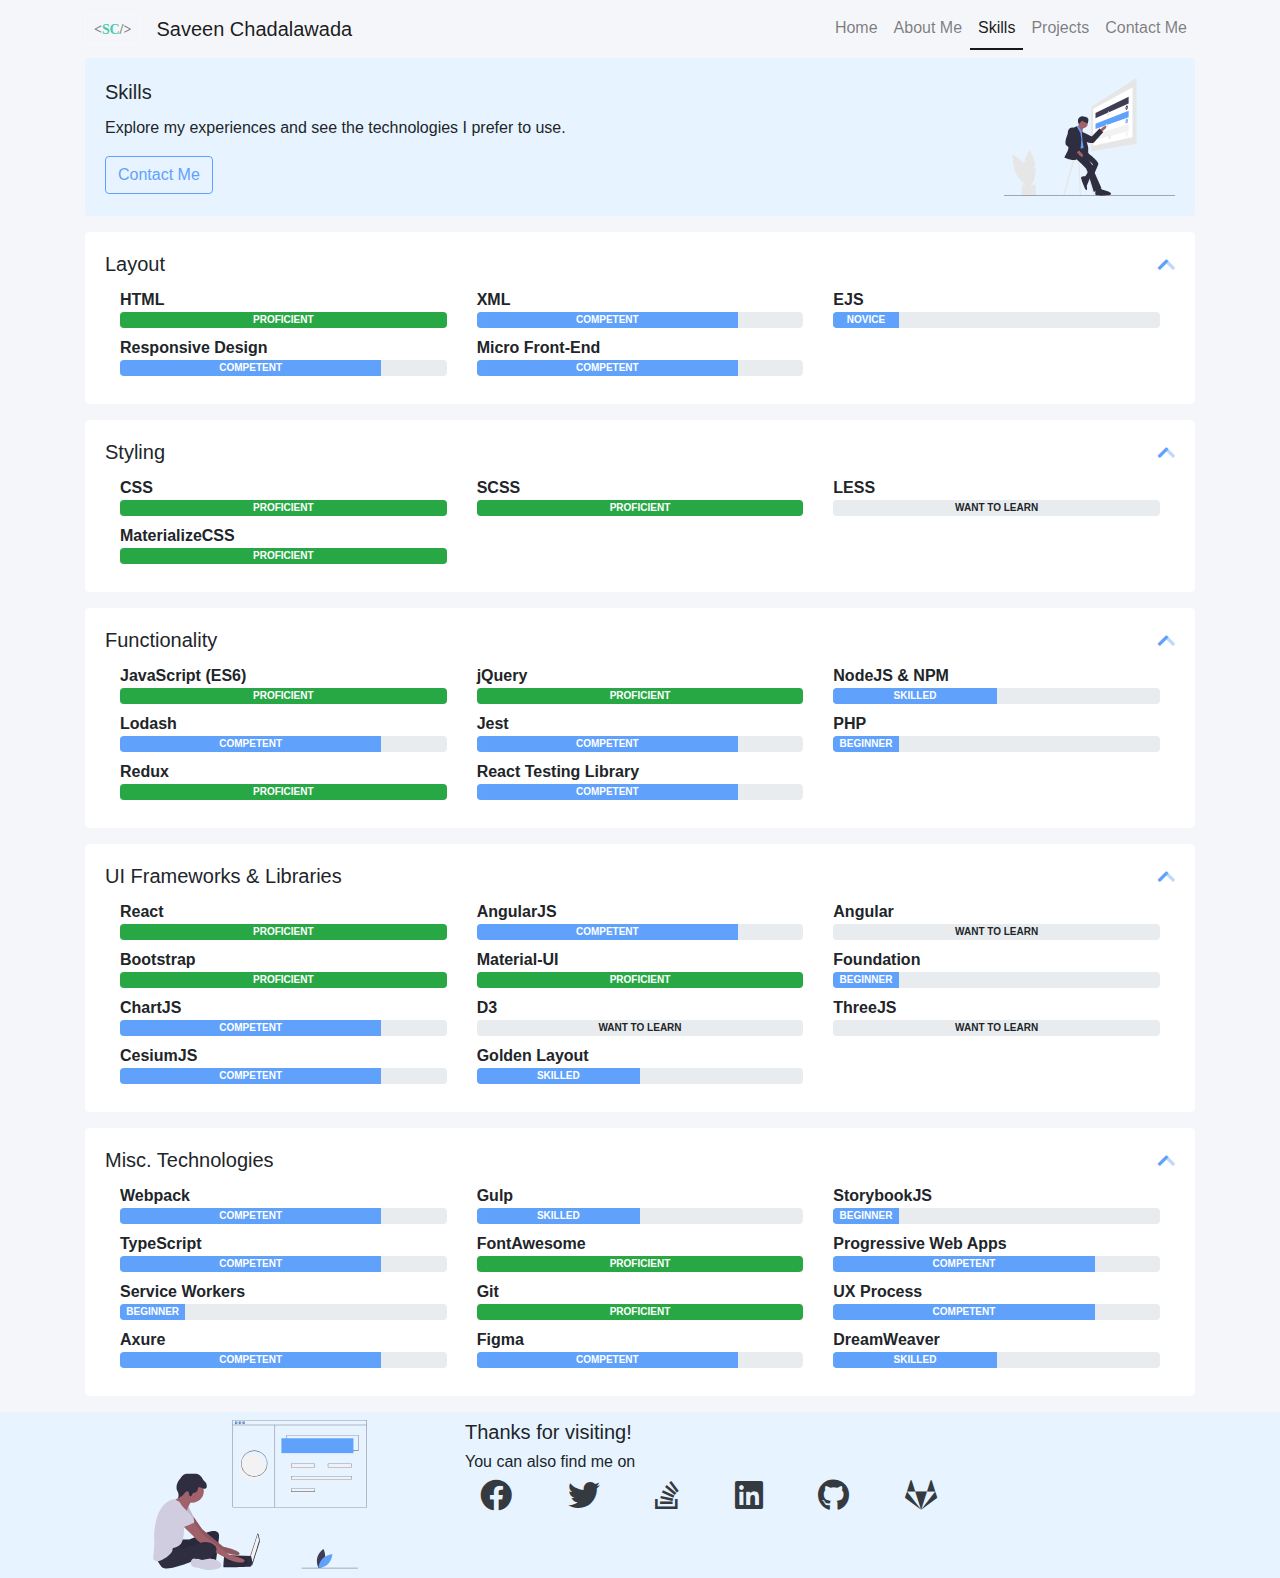
<file: v2/skills.html>
<!DOCTYPE html>
<html lang="en">

<head>
  <meta charset="utf-8">
  <meta http-equiv="X-UA-Compatible" content="IE=edge">
  <meta name="viewport" content="width=device-width, initial-scale=1">
  <title>Saveen Chadalawada</title>

  <!-- Favicon -->
  <link rel="shortcut icon" href="images/favicon.ico" type="image/x-icon">
  <link rel="icon" href="images/favicon.ico" type="image/x-icon">

  <!-- Bootstrap -->
  <link href="css/bootstrap-4.4.1.min.css" rel="stylesheet" />
  <!-- Font Awesome -->
  <link href="css/fontawesome.min.css" rel="stylesheet" />
  <link href="css/font-awesome-brands.min.css" rel="stylesheet" />
  <link href="css/font-awesome-duotone.min.css" rel="stylesheet" />
  <!-- Custom CSS -->
  <link href="css/app.css" rel="stylesheet" />
</head>

<body>
  <div class="container" id="skills-page">
    <nav class="navbar navbar-light navbar-expand-lg px-0">
      <div class="d-flex flex-nowrap flex-grow-1">
        <a class="navbar-brand d-flex align-items-center flex-grow-1" href="./index.html">
          <div class="btn btn-outline-light btn-sm font-weight-bold">
            <span class="logo angle-brackets min-space">&lt;</span>
            <span class="logo initial min-space">S</span>
            <span class="logo initial min-space">C</span>
            <span class="logo slash min-space">/</span>
            <span class="logo angle-brackets">&gt;</span>
          </div>
          <span class="mx-3">Saveen Chadalawada</span>
        </a>
        <button class="navbar-toggler p-1" type="button" data-toggle="collapse" data-target="#navbar-menu"
          aria-controls="navbar-menu" aria-expanded="false" aria-label="Toggle navigation">
          <span class="navbar-toggler-icon"></span>
        </button>
      </div>
      <div class="collapse navbar-collapse justify-content-end" id="navbar-menu">
        <ul class="navbar-nav">
          <li class="nav-item">
            <a class="nav-link" href="./index.html">Home</a>
          </li>
          <li class="nav-item">
            <a class="nav-link" href="./about-me.html">About Me</a>
          </li>
          <li class="nav-item active">
            <a class="nav-link" href="#">
              Skills
              <span class="sr-only">(current)</span>
            </a>
          </li>
          <li class="nav-item">
            <a class="nav-link" href="./projects.html">Projects</a>
          </li>
          <li class="nav-item">
            <a class="nav-link" href="./contact-me.html">Contact Me</a>
          </li>
        </ul>
      </div>
    </nav>
    <div class="card border-0 mb-3" id="welcome-banner">
      <div class="card-body d-flex justify-content-between align-items-center">
        <div>
          <h5 class="card-title">Skills</h5>
          <p class="card-text">Explore my experiences and see the technologies I prefer to use.</p>
          <a class="btn btn-outline-primary" href="./contact-me.html">Contact Me</a>
        </div>
        <img alt="welcome image" height="auto" id="welcome-svg" src="images/svg/skills.svg" />
      </div>
    </div>
    <section>
      <div class="card border-0 mb-3">
        <div class="card-body">
          <h5 class="card-title collapse-title" data-toggle="collapse" data-target="#ml-skills">
            <span>Layout</span>
            <i class="text-primary fad fa-chevron-down fa-rotate-180" data-toggle="tooltip" title="Toggle"></i>
          </h5>
          <div class="collapse show" id="ml-skills">
            <div class="container">
              <div class="row">
                <div class="col-sm-12 col-md-4 mb-2">
                  <div class="row">
                    <div class="col-12">
                      <strong>HTML</strong>
                    </div>
                    <div class="col-12">
                      <div class="progress skill-bar">
                        <div class="progress-bar bg-success" style="width: 100%;">proficient</div>
                      </div>
                    </div>
                  </div>
                </div>
                <div class="col-sm-12 col-md-4 mb-2">
                  <div class="row">
                    <div class="col-12">
                      <strong>XML</strong>
                    </div>
                    <div class="col-12">
                      <div class="progress skill-bar">
                        <div class="progress-bar" style="width: 80%;">competent</div>
                      </div>
                    </div>
                  </div>
                </div>
                <div class="col-sm-12 col-md-4 mb-2">
                  <div class="row">
                    <div class="col-12">
                      <strong>EJS</strong>
                    </div>
                    <div class="col-12">
                      <div class="progress skill-bar">
                        <div class="progress-bar" style="width: 20%;">novice</div>
                      </div>
                    </div>
                  </div>
                </div>
                <div class="col-sm-12 col-md-4 mb-2">
                  <div class="row">
                    <div class="col-12">
                      <strong>Responsive Design</strong>
                    </div>
                    <div class="col-12">
                      <div class="progress skill-bar">
                        <div class="progress-bar" style="width: 80%;">competent</div>
                      </div>
                    </div>
                  </div>
                </div>
                <div class="col-sm-12 col-md-4 mb-2">
                  <div class="row">
                    <div class="col-12">
                      <strong>Micro Front-End</strong>
                    </div>
                    <div class="col-12">
                      <div class="progress skill-bar">
                        <div class="progress-bar" style="width: 80%;">competent</div>
                      </div>
                    </div>
                  </div>
                </div>
              </div>
            </div>
          </div>
        </div>
      </div>
    </section>
    <section>
      <div class="card border-0 mb-3">
        <div class="card-body">
          <h5 class="card-title collapse-title" data-toggle="collapse" data-target="#css-skills">
            <span>Styling</span>
            <i class="text-primary fad fa-chevron-down fa-rotate-180" data-toggle="tooltip" title="Toggle"></i>
          </h5>
          <div class="collapse show" id="css-skills">
            <div class="container">
              <div class="row">
                <div class="col-sm-12 col-md-4 mb-2">
                  <div class="row">
                    <div class="col-12">
                      <strong>CSS</strong>
                    </div>
                    <div class="col-12">
                      <div class="progress skill-bar">
                        <div class="progress-bar bg-success" style="width: 100%;">proficient</div>
                      </div>
                    </div>
                  </div>
                </div>
                <div class="col-sm-12 col-md-4 mb-2">
                  <div class="row">
                    <div class="col-12">
                      <strong>SCSS</strong>
                    </div>
                    <div class="col-12">
                      <div class="progress skill-bar">
                        <div class="progress-bar bg-success" style="width: 100%;">proficient</div>
                      </div>
                    </div>
                  </div>
                </div>
                <div class="col-sm-12 col-md-4 mb-2">
                  <div class="row">
                    <div class="col-12">
                      <strong>LESS</strong>
                    </div>
                    <div class="col-12">
                      <div class="progress skill-bar">
                        <div class="progress-bar" style="width: 0%;"></div>
                        <span class="no-skill">want to learn</span>
                      </div>
                    </div>
                  </div>
                </div>
                <div class="col-sm-12 col-md-4 mb-2">
                  <div class="row">
                    <div class="col-12">
                      <strong>MaterializeCSS</strong>
                    </div>
                    <div class="col-12">
                      <div class="progress skill-bar">
                        <div class="progress-bar bg-success" style="width: 100%;">proficient</div>
                      </div>
                    </div>
                  </div>
                </div>
              </div>
            </div>
          </div>
        </div>
      </div>
    </section>
    <section>
      <div class="card border-0 mb-3">
        <div class="card-body">
          <h5 class="card-title collapse-title" data-toggle="collapse" data-target="#js-skills">
            <span>Functionality</span>
            <i class="text-primary fad fa-chevron-down fa-rotate-180" data-toggle="tooltip" title="Toggle"></i>
          </h5>
          <div class="collapse show" id="js-skills">
            <div class="container">
              <div class="row">
                <div class="col-sm-12 col-md-4 mb-2">
                  <div class="row">
                    <div class="col-12">
                      <strong>JavaScript (ES6)</strong>
                    </div>
                    <div class="col-12">
                      <div class="progress skill-bar">
                        <div class="progress-bar bg-success" style="width: 100%;">proficient</div>
                      </div>
                    </div>
                  </div>
                </div>
                <div class="col-sm-12 col-md-4 mb-2">
                  <div class="row">
                    <div class="col-12">
                      <strong>jQuery</strong>
                    </div>
                    <div class="col-12">
                      <div class="progress skill-bar">
                        <div class="progress-bar bg-success" style="width: 100%;">proficient</div>
                      </div>
                    </div>
                  </div>
                </div>
                <div class="col-sm-12 col-md-4 mb-2">
                  <div class="row">
                    <div class="col-12">
                      <strong>NodeJS & NPM</strong>
                    </div>
                    <div class="col-12">
                      <div class="progress skill-bar">
                        <div class="progress-bar" style="width: 50%;">skilled</div>
                      </div>
                    </div>
                  </div>
                </div>
                <div class="col-sm-12 col-md-4 mb-2">
                  <div class="row">
                    <div class="col-12">
                      <strong>Lodash</strong>
                    </div>
                    <div class="col-12">
                      <div class="progress skill-bar">
                        <div class="progress-bar" style="width: 80%;">competent</div>
                      </div>
                    </div>
                  </div>
                </div>
                <div class="col-sm-12 col-md-4 mb-2">
                  <div class="row">
                    <div class="col-12">
                      <strong>Jest</strong>
                    </div>
                    <div class="col-12">
                      <div class="progress skill-bar">
                        <div class="progress-bar" style="width: 80%;">competent</div>
                      </div>
                    </div>
                  </div>
                </div>
                <div class="col-sm-12 col-md-4 mb-2">
                  <div class="row">
                    <div class="col-12">
                      <strong>PHP</strong>
                    </div>
                    <div class="col-12">
                      <div class="progress skill-bar">
                        <div class="progress-bar" style="width: 20%;">beginner</div>
                      </div>
                    </div>
                  </div>
                </div>
                <div class="col-sm-12 col-md-4 mb-2">
                  <div class="row">
                    <div class="col-12">
                      <strong>Redux</strong>
                    </div>
                    <div class="col-12">
                      <div class="progress skill-bar">
                        <div class="progress-bar bg-success" style="width: 100%;">proficient</div>
                      </div>
                    </div>
                  </div>
                </div>
                <div class="col-sm-12 col-md-4 mb-2">
                  <div class="row">
                    <div class="col-12">
                      <strong>React Testing Library</strong>
                    </div>
                    <div class="col-12">
                      <div class="progress skill-bar">
                        <div class="progress-bar" style="width: 80%;">competent</div>
                      </div>
                    </div>
                  </div>
                </div>
              </div>
            </div>
          </div>
        </div>
      </div>
    </section>
    <section>
      <div class="card border-0 mb-3">
        <div class="card-body">
          <h5 class="card-title collapse-title" data-toggle="collapse" data-target="#library-skills">
            <span>UI Frameworks & Libraries</span>
            <i class="text-primary fad fa-chevron-down fa-rotate-180" data-toggle="tooltip" title="Toggle"></i>
          </h5>
          <div class="collapse show" id="library-skills">
            <div class="container">
              <div class="row">
                <div class="col-sm-12 col-md-4 mb-2">
                  <div class="row">
                    <div class="col-12">
                      <strong>React</strong>
                    </div>
                    <div class="col-12">
                      <div class="progress skill-bar">
                        <div class="progress-bar bg-success" style="width: 100%;">proficient</div>
                      </div>
                    </div>
                  </div>
                </div>
                <div class="col-sm-12 col-md-4 mb-2">
                  <div class="row">
                    <div class="col-12">
                      <strong>AngularJS</strong>
                    </div>
                    <div class="col-12">
                      <div class="progress skill-bar">
                        <div class="progress-bar" style="width: 80%;">competent</div>
                      </div>
                    </div>
                  </div>
                </div>
                <div class="col-sm-12 col-md-4 mb-2">
                  <div class="row">
                    <div class="col-12">
                      <strong>Angular</strong>
                    </div>
                    <div class="col-12">
                      <div class="progress skill-bar">
                        <div class="progress-bar" style="width: 0%;"></div>
                        <span class="no-skill">want to learn</span>
                      </div>
                    </div>
                  </div>
                </div>
                <div class="col-sm-12 col-md-4 mb-2">
                  <div class="row">
                    <div class="col-12">
                      <strong>Bootstrap</strong>
                    </div>
                    <div class="col-12">
                      <div class="progress skill-bar">
                        <div class="progress-bar bg-success" style="width: 100%;">proficient</div>
                      </div>
                    </div>
                  </div>
                </div>
                <div class="col-sm-12 col-md-4 mb-2">
                  <div class="row">
                    <div class="col-12">
                      <strong>Material-UI</strong>
                    </div>
                    <div class="col-12">
                      <div class="progress skill-bar">
                        <div class="progress-bar bg-success" style="width: 100%;">proficient</div>
                      </div>
                    </div>
                  </div>
                </div>
                <div class="col-sm-12 col-md-4 mb-2">
                  <div class="row">
                    <div class="col-12">
                      <strong>Foundation</strong>
                    </div>
                    <div class="col-12">
                      <div class="progress skill-bar">
                        <div class="progress-bar" style="width: 20%;">beginner</div>
                      </div>
                    </div>
                  </div>
                </div>
                <div class="col-sm-12 col-md-4 mb-2">
                  <div class="row">
                    <div class="col-12">
                      <strong>ChartJS</strong>
                    </div>
                    <div class="col-12">
                      <div class="progress skill-bar">
                        <div class="progress-bar" style="width: 80%;">competent</div>
                      </div>
                    </div>
                  </div>
                </div>
                <div class="col-sm-12 col-md-4 mb-2">
                  <div class="row">
                    <div class="col-12">
                      <strong>D3</strong>
                    </div>
                    <div class="col-12">
                      <div class="progress skill-bar">
                        <div class="progress-bar" style="width: 0%;"></div>
                        <span class="no-skill">want to learn</span>
                      </div>
                    </div>
                  </div>
                </div>
                <div class="col-sm-12 col-md-4 mb-2">
                  <div class="row">
                    <div class="col-12">
                      <strong>ThreeJS</strong>
                    </div>
                    <div class="col-12">
                      <div class="progress skill-bar">
                        <div class="progress-bar" style="width: 0%;"></div>
                        <span class="no-skill">want to learn</span>
                      </div>
                    </div>
                  </div>
                </div>
                <div class="col-sm-12 col-md-4 mb-2">
                  <div class="row">
                    <div class="col-12">
                      <strong>CesiumJS</strong>
                    </div>
                    <div class="col-12">
                      <div class="progress skill-bar">
                        <div class="progress-bar" style="width: 80%;">competent</div>
                      </div>
                    </div>
                  </div>
                </div>
                <div class="col-sm-12 col-md-4 mb-2">
                  <div class="row">
                    <div class="col-12">
                      <strong>Golden Layout</strong>
                    </div>
                    <div class="col-12">
                      <div class="progress skill-bar">
                        <div class="progress-bar" style="width: 50%;">skilled</div>
                      </div>
                    </div>
                  </div>
                </div>
              </div>
            </div>
          </div>
        </div>
      </div>
    </section>
    <section>
      <div class="card border-0 mb-3">
        <div class="card-body">
          <h5 class="card-title collapse-title" data-toggle="collapse" data-target="#misc-skills">
            <span>Misc. Technologies</span>
            <i class="text-primary fad fa-chevron-down fa-rotate-180" data-toggle="tooltip" title="Toggle"></i>
          </h5>
          <div class="collapse show" id="misc-skills">
            <div class="container">
              <div class="row">
                <div class="col-sm-12 col-md-4 mb-2">
                  <div class="row">
                    <div class="col-12">
                      <strong>Webpack</strong>
                    </div>
                    <div class="col-12">
                      <div class="progress skill-bar">
                        <div class="progress-bar" style="width: 80%;">competent</div>
                      </div>
                    </div>
                  </div>
                </div>
                <div class="col-sm-12 col-md-4 mb-2">
                  <div class="row">
                    <div class="col-12">
                      <strong>Gulp</strong>
                    </div>
                    <div class="col-12">
                      <div class="progress skill-bar">
                        <div class="progress-bar" style="width: 50%;">skilled</div>
                      </div>
                    </div>
                  </div>
                </div>
                <div class="col-sm-12 col-md-4 mb-2">
                  <div class="row">
                    <div class="col-12">
                      <strong>StorybookJS</strong>
                    </div>
                    <div class="col-12">
                      <div class="progress skill-bar">
                        <div class="progress-bar" style="width: 20%;">beginner</div>
                      </div>
                    </div>
                  </div>
                </div>
                <div class="col-sm-12 col-md-4 mb-2">
                  <div class="row">
                    <div class="col-12">
                      <strong>TypeScript</strong>
                    </div>
                    <div class="col-12">
                      <div class="progress skill-bar">
                        <div class="progress-bar" style="width: 80%;">competent</div>
                      </div>
                    </div>
                  </div>
                </div>
                <div class="col-sm-12 col-md-4 mb-2">
                  <div class="row">
                    <div class="col-12">
                      <strong>FontAwesome</strong>
                    </div>
                    <div class="col-12">
                      <div class="progress skill-bar">
                        <div class="progress-bar bg-success" style="width: 100%;">proficient</div>
                      </div>
                    </div>
                  </div>
                </div>
                <div class="col-sm-12 col-md-4 mb-2">
                  <div class="row">
                    <div class="col-12">
                      <strong>Progressive Web Apps</strong>
                    </div>
                    <div class="col-12">
                      <div class="progress skill-bar">
                        <div class="progress-bar" style="width: 80%;">competent</div>
                      </div>
                    </div>
                  </div>
                </div>
                <div class="col-sm-12 col-md-4 mb-2">
                  <div class="row">
                    <div class="col-12">
                      <strong>Service Workers</strong>
                    </div>
                    <div class="col-12">
                      <div class="progress skill-bar">
                        <div class="progress-bar" style="width: 20%;">beginner</div>
                      </div>
                    </div>
                  </div>
                </div>
                <div class="col-sm-12 col-md-4 mb-2">
                  <div class="row">
                    <div class="col-12">
                      <strong>Git</strong>
                    </div>
                    <div class="col-12">
                      <div class="progress skill-bar">
                        <div class="progress-bar bg-success" style="width: 100%;">proficient</div>
                      </div>
                    </div>
                  </div>
                </div>
                <div class="col-sm-12 col-md-4 mb-2">
                  <div class="row">
                    <div class="col-12">
                      <strong>UX Process</strong>
                    </div>
                    <div class="col-12">
                      <div class="progress skill-bar">
                        <div class="progress-bar" style="width: 80%;">competent</div>
                      </div>
                    </div>
                  </div>
                </div>
                <div class="col-sm-12 col-md-4 mb-2">
                  <div class="row">
                    <div class="col-12">
                      <strong>Axure</strong>
                    </div>
                    <div class="col-12">
                      <div class="progress skill-bar">
                        <div class="progress-bar" style="width: 80%;">competent</div>
                      </div>
                    </div>
                  </div>
                </div>
                <div class="col-sm-12 col-md-4 mb-2">
                  <div class="row">
                    <div class="col-12">
                      <strong>Figma</strong>
                    </div>
                    <div class="col-12">
                      <div class="progress skill-bar">
                        <div class="progress-bar" style="width: 80%;">competent</div>
                      </div>
                    </div>
                  </div>
                </div>
                <div class="col-sm-12 col-md-4 mb-2">
                  <div class="row">
                    <div class="col-12">
                      <strong>DreamWeaver</strong>
                    </div>
                    <div class="col-12">
                      <div class="progress skill-bar">
                        <div class="progress-bar" style="width: 50%;">skilled</div>
                      </div>
                    </div>
                  </div>
                </div>
              </div>
            </div>
          </div>
        </div>
      </div>
    </section>
  </div>
  <footer id="footer" class="py-2">
    <div class="container">
      <div class="row d-flex">
        <img alt="footer image" class="col-4" height="auto" id="footer-svg" src="images/svg/web-developer-1.svg"
          width="200" />
        <div class="col-8">
          <h5>Thanks for visiting!</h5>
          <h6>You can also find me on</h6>
          <div class="col-md-8 col-sm-12 d-flex justify-content-between fa fa-2x">
            <a class="text-dark" data-toggle="tooltip" href="https://www.facebook.com/saveen.chadalawada" target="_blank"
              title="Facebook"><i id="fb-icon" class="fab fa-facebook"></i></a>
            <a class="text-dark" data-toggle="tooltip" href="https://twitter.com/saveenchad" target="_blank" title="Twitter"><i
                id="tw-icon" class="fab fa-twitter"></i></a>
            <a class="text-dark" data-toggle="tooltip" href="https://stackoverflow.com/users/6519852/magmasliver" target="_blank"
              title="Stack Overflow"><i id="so-icon" class="fab fa-stack-overflow"></i></a>
            <a class="text-dark" data-toggle="tooltip" href="https://www.linkedin.com/in/saveen-chadalawada/" target="_blank"
              title="LinkedIn"><i id="li-icon" class="fab fa-linkedin"></i></a>
            <a class="text-dark" data-toggle="tooltip" href="https://github.com/saveenchad" target="_blank" title="Github"><i
                id="gh-icon" class="fab fa-github"></i></a>
            <a class="text-dark" data-toggle="tooltip" href="https://gitlab.com/saveenchad1" target="_blank" title="GitLab"><i
                id="gl-icon" class="fab fa-gitlab"></i></a>
          </div>
        </div>
      </div>
    </div>
  </footer>

  <!-- jQuery (Bootstrap dependency) -->
  <script src="js/jquery-3.4.1.min.js"></script>
  <!-- Bootstrap JS -->
  <script src="js/popper.min.js"></script>
  <script src="js/bootstrap-4.4.1.min.js"></script>
  <!-- My JS -->
  <script src="js/app.js"></script>
</body>

</html>
</file>
<file: v2/css/app.css>
/* CSS Document */
body {
  background: #f5f6fa;
}

.logo {
  font-family: consolas;
}

.logo.angle-brackets,
.logo.slash {
  color: #808080;
}

.logo.initial {
  color: #4ec9b0;
}

.logo.min-space {
  letter-spacing: -4px;
}

#welcome-banner {
  background: #e7f4ff;
}

#welcome-svg {
  max-width: 50%;
  max-height: calc(150px - 2rem); /* banner height - (2 * padding) */
}

#profile-pic {
  height: 115px;
  width: 115px;
  object-fit: cover;
  object-position: 100% 0%;
}

#html-logo {
  color: #e44d26;
}

#css-logo {
  color: #0277bd;
}

#js-logo {
  display: inline-flex;
  align-items: center;
  background: black;
  color: #fdd83c;
  height: 14px;
  width: 14px;
  border-radius: 0.25rem;
}

.skill-bar {
  text-transform: uppercase;
  font-weight: bold;
  font-size: 10px;
}

.no-skill {
  flex: 1;
  text-align: center;
}

#toast-container {
  position: fixed;
  bottom: 0;
  right: 0;
}

#toast {
  min-width: 300px;
}

#footer {
  background: #e7f4ff;
}

#footer-svg {
  max-height: 150px;
}

#footer .fab:hover {
  cursor: pointer;
  transition: color 0.5s;
}

#footer #fb-icon:hover {
  color: #4c66a4; /* fb theme */
}

#footer #tw-icon:hover {
  color: #55acee; /* twitter theme */
}

#footer #so-icon:hover {
  color: #f48024; /* stack overflow theme */
}

#footer #li-icon:hover {
  color: #2867b2; /* linkedin theme */
}

#footer #gh-icon:hover {
  color: #6e5494; /* github theme */
}

#footer #gl-icon:hover {
  color: #e2434a; /* gitlab theme */
}

.fw-600 {
  font-weight: 600;
}

.card-text.list {
  padding: 0;
  list-style-type: none;
}

.collapse-title {
  display: flex;
  flex-flow: row nowrap;
  justify-content: space-between;
  align-items: center;
  cursor: pointer;
}

.collapse-title .fad {
  transition: transform 0.35s ease;
}

@media only screen and (max-width: 576px) {
  /* mobile-phones */
}

@media only screen and (min-width: 576px) {
  /* mobile-phones */
}

@media only screen and (min-width: 768px) {
  /* tablets */
}

@media only screen and (min-width: 992px) {
  /* desktops */
  .nav-item.active .nav-link {
    border-bottom: 2px solid rgba(0,0,0,0.9);
  }
}

@media only screen and (min-width: 1200px) {
  /* large desktops */
}
</file>
